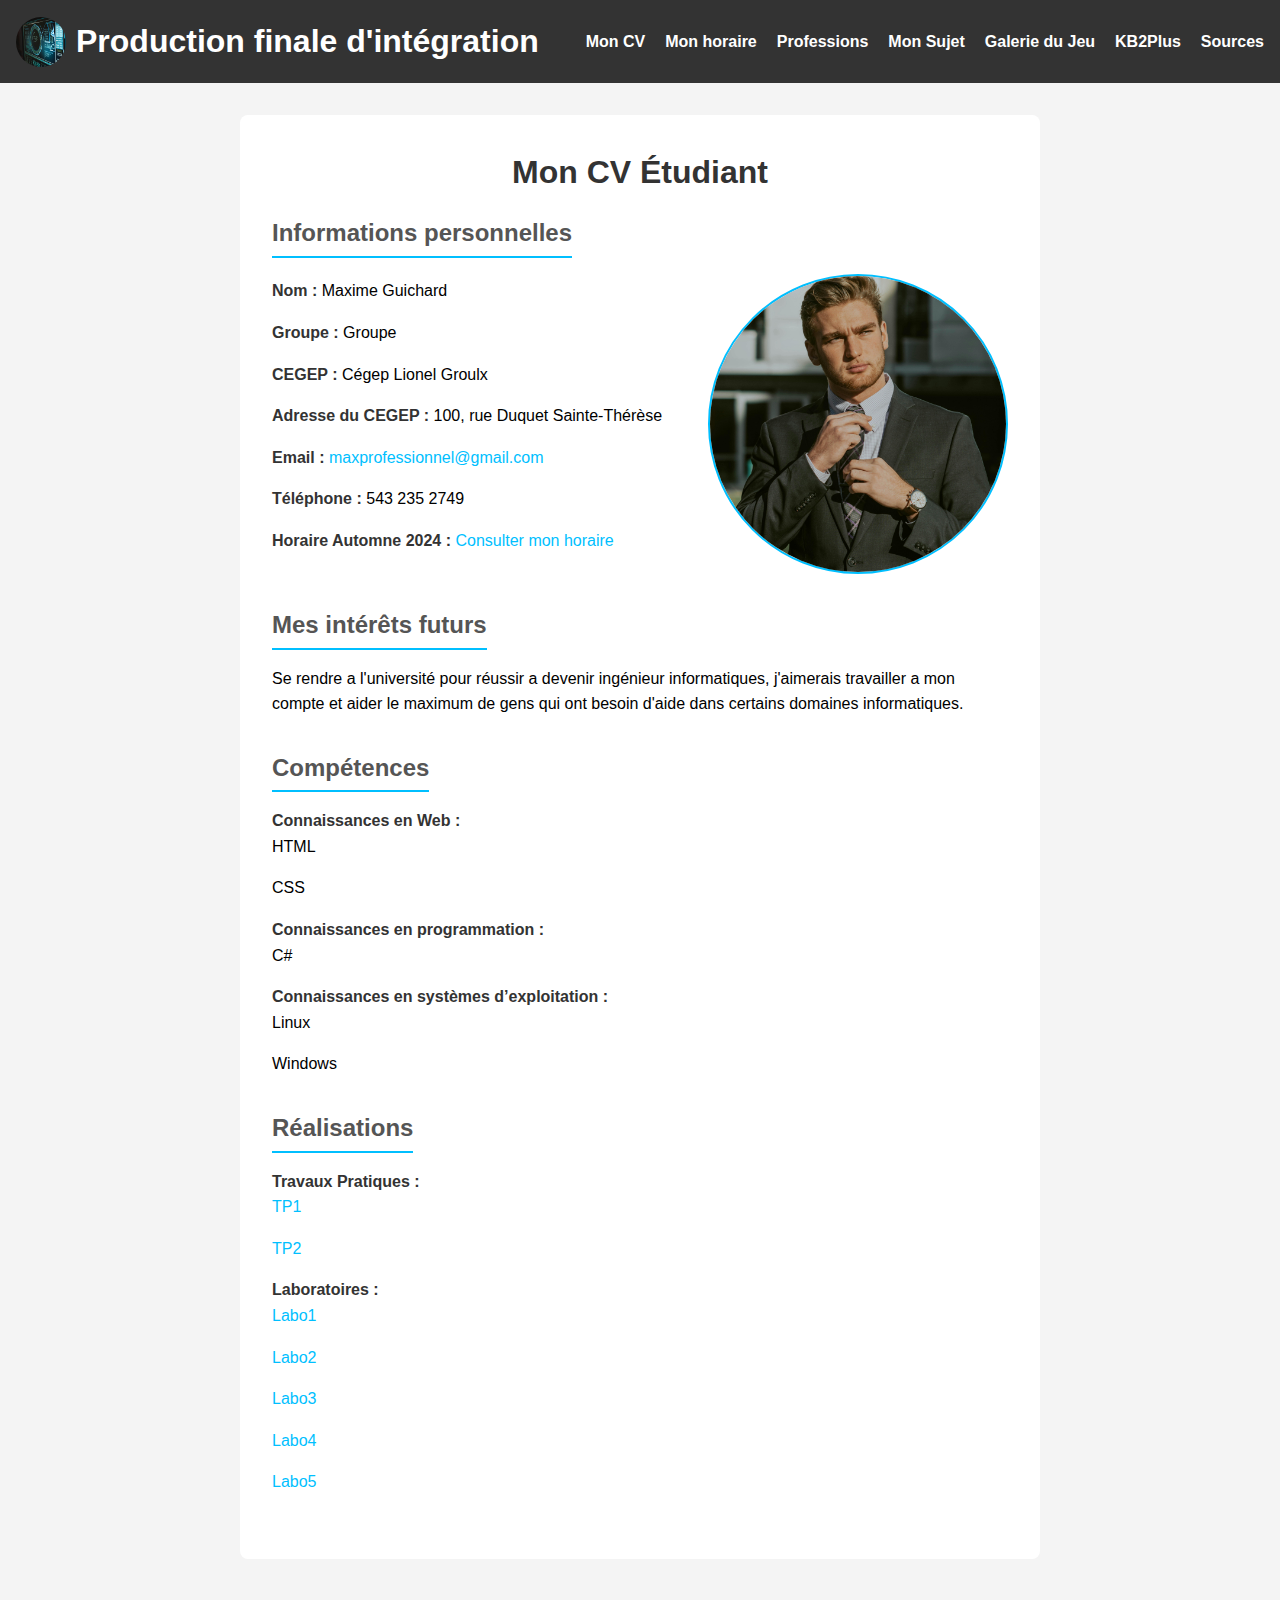
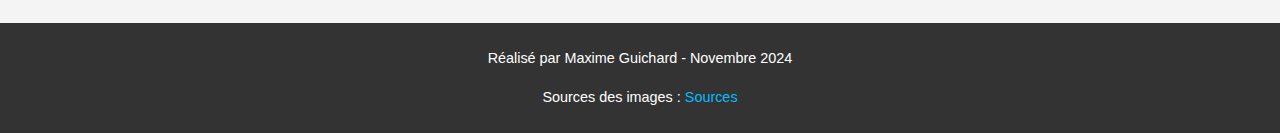
<file: index.html>
<!DOCTYPE html>
<html lang="fr">
<head>
    <meta charset="UTF-8">
    <meta name="viewport" content="width=device-width, initial-scale=1.0">
    <meta name="description" content="Page d'exemple professionnelle">
    <title>Production finale d'intégration</title>
    <link rel="stylesheet" href="css/styles.css">
</head>
<body>
    <header>
        <div class="container">
            <div class="logo-titre">
                <img src="images/logoinformatique.jpg" alt="Logo" class="logo">
                <h1>Production finale d'intégration</h1>
            </div>
            <nav>
                <ul>
                    <li><a href="index.html">Mon CV</a></li>
                    <li><a href="horaire.html">Mon horaire</a></li>
                    <li><a href="professions.html">Professions</a></li>
                    <li><a href="sujet.html">Mon Sujet</a></li>
                    <li><a href="galerie.html">Galerie du Jeu</a></li>
                    <li><a href="kb2plus.html">KB2Plus</a></li>
                    <li><a href="sources.html">Sources</a></li>
                </ul>
            </nav>
        </div>
    </header>

    <main>
        <section id="cv">
            <h2>Mon CV Étudiant</h2>
            <article>
                <h3>Informations personnelles</h3>
                <div class="info-personnelle">
                    <ul>
                        <li><b>Nom :</b> Maxime Guichard</li>
                        <li><b>Groupe :</b> Groupe </li>
                        <li><b>CEGEP :</b> Cégep Lionel Groulx</li>
                        <li><b>Adresse du CEGEP :</b> 100, rue Duquet Sainte-Thérèse </li>
                        <li><b>Email :</b> <a href="mailto:maxprofessionnel@gmail.com">maxprofessionnel@gmail.com</a></li>
                        <li><b>Téléphone :</b> 543 235 2749</li>
                        <li><b>Horaire Automne 2024 :</b> <a href="horaire.html" target="_self">Consulter mon horaire</a></li>
                    </ul>
                    <img src="images/imagecv.jpg" alt="Photo de profil" class="photo-profil">
                </div>
            </article>

            <article id="interets">
                <h3>Mes intérêts futurs</h3>
                <p>
                   Se rendre a l'université pour réussir a devenir ingénieur informatiques, j'aimerais travailler a mon compte et aider le maximum de gens qui ont besoin d'aide dans certains domaines informatiques.
                </p>
            </article>

            <article>
                <h3>Compétences</h3>
                <ul>
                    <li>
                        <ul>
                            <li>
                                <b>Connaissances en Web :</b>
                                <ul>
                                    <li>HTML</li>
                                    <li>CSS</li>
                                </ul>
                            </li>
                            <li>
                                <b>Connaissances en programmation :</b>
                                <ul>
                                    <li>C#</li>
                                </ul>
                            </li>
                            <li>
                                <b>Connaissances en systèmes d’exploitation :</b>
                                <ul>
                                    <li>Linux</li>
                                    <li>Windows</li>
                                </ul>
                            </li>
                        </ul>
                    </li>
                </ul>
            </article>

            <article>
                <h3>Réalisations</h3>
                <ul>
                    <li>
                        <b>Travaux Pratiques :</b>
                        <ul>
                            <li><a href="https://trosfros.github.io/tp1/" target="_blank">TP1</a></li>
                            <li><a href="https://trosfros.github.io/tp2/" target="_blank">TP2</a></li>
                        </ul>
                    </li>
                    <li>
                        <b>Laboratoires :</b>
                        <ul>
                            <li><a href="https://trosfros.github.io/Mon-premier-sit-git-6-septembre/" target="_blank">Labo1</a></li>
                            <li><a href="https://trosfros.github.io/labo2/" target="_blank">Labo2</a></li>
                            <li><a href="https://trosfros.github.io/labo3/" target="_blank">Labo3</a></li>
                            <li><a href="https://trosfros.github.io/labo4/" target="_blank">Labo4</a></li>
                            <li><a href="https://trosfros.github.io/labo5/" target="_blank">Labo5</a></li>
                        </ul>
                    </li>
                </ul>
            </article>
        </section>
    </main>

    <footer>
        <div class="footer-content">
            <p>Réalisé par Maxime Guichard - Novembre 2024</p>
            <p>Sources des images : <a href="sources.html" target="_self">Sources</a></p>
        </div>
    </footer>
</body>
</html>
</file>
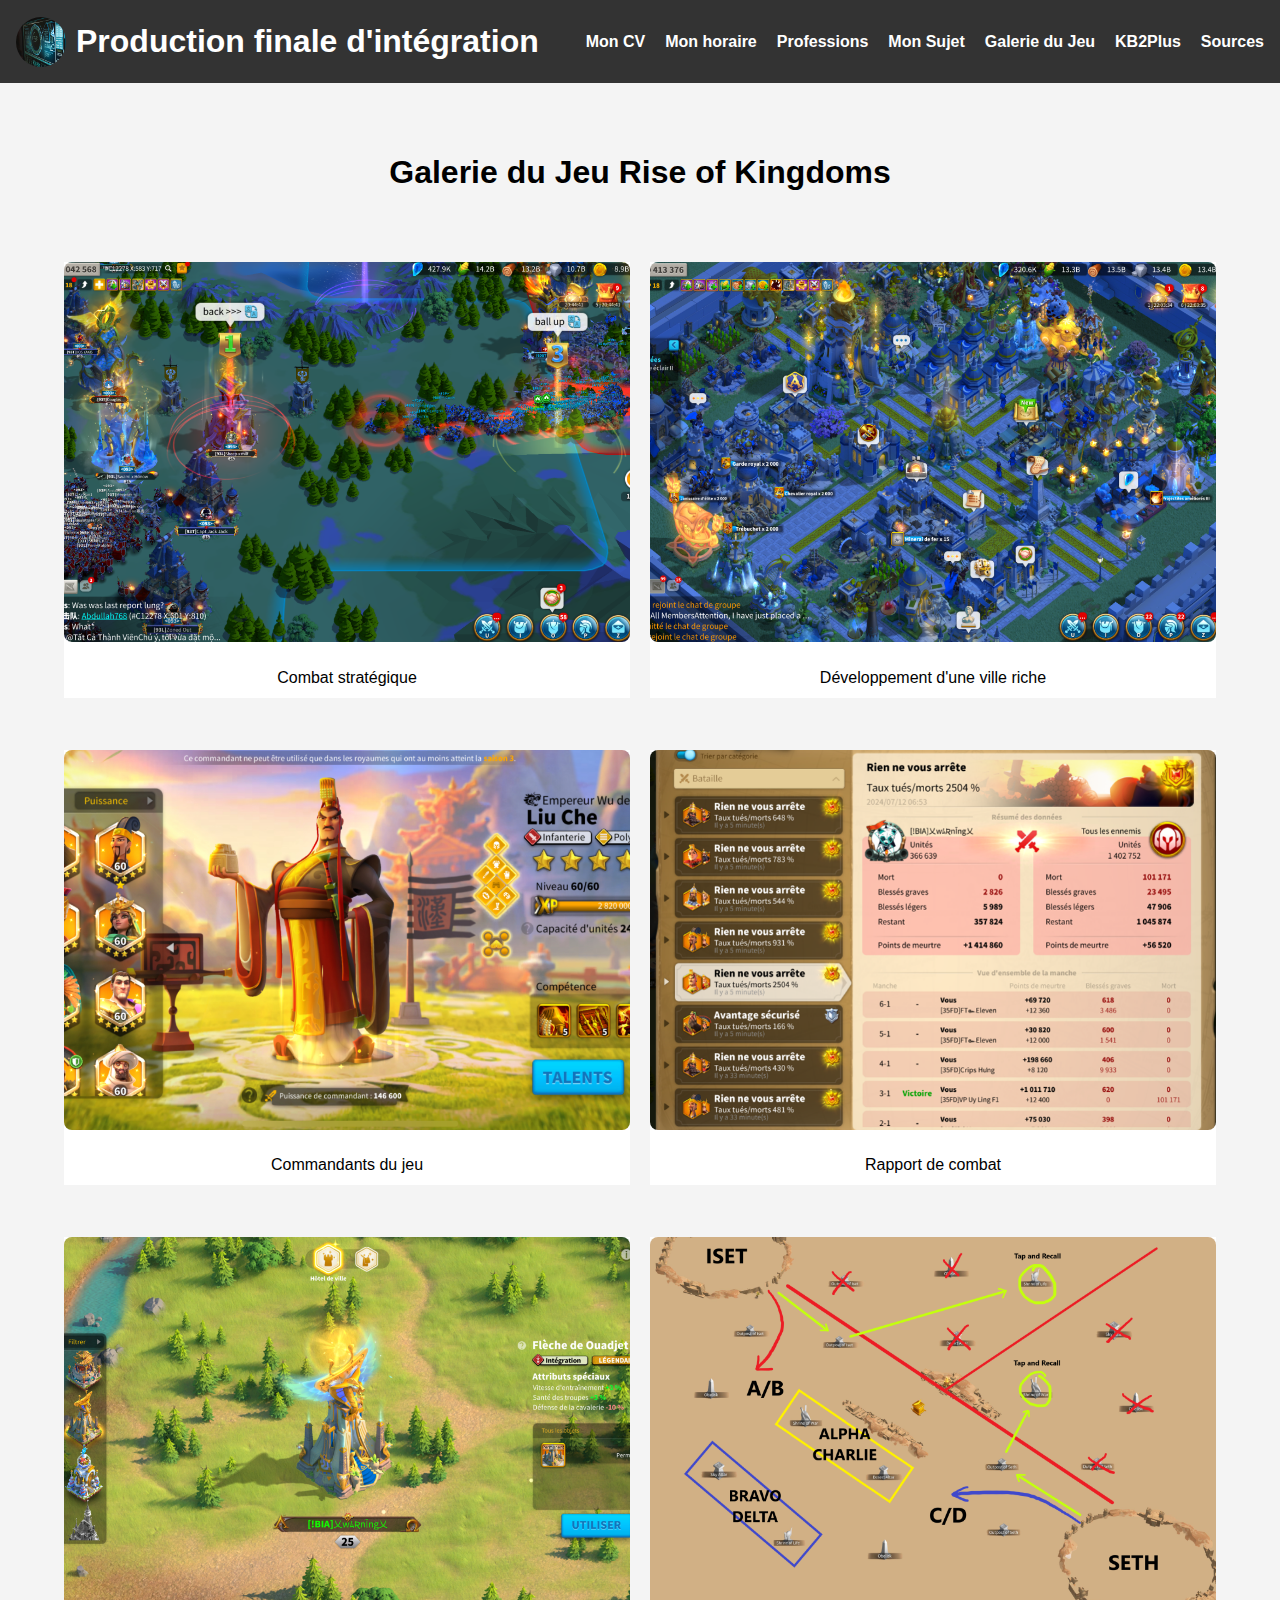
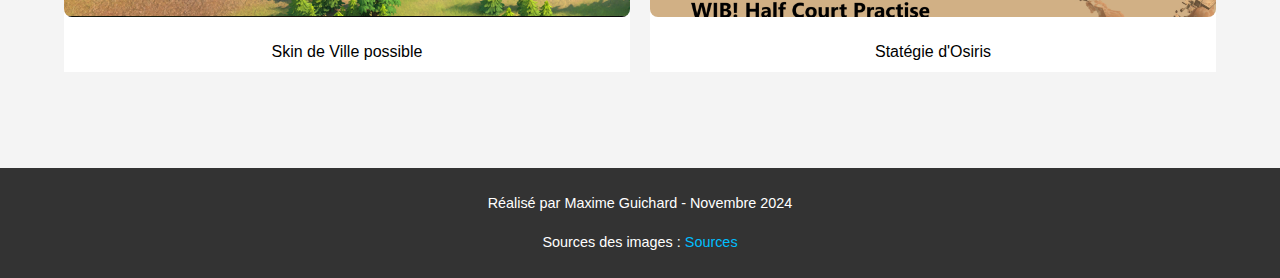
<file: galerie.html>
<!DOCTYPE html>
<html lang="fr">
<head>
    <meta charset="UTF-8">
    <meta name="viewport" content="width=device-width, initial-scale=1.0">
    <meta name="description" content="Page d'exemple professionnelle">
    <title>Production finale d'intégration</title>
    <link rel="stylesheet" href="css/styles.css">
</head>
<body>
    <header>
        <div class="container">
            <div class="logo-titre">
                <img src="images/logoinformatique.jpg" alt="Logo prog" class="logo">
                <h1>Production finale d'intégration</h1>
            </div>
            <nav>
                <ul>
                    <li><a href="index.html">Mon CV</a></li>
                    <li><a href="horaire.html">Mon horaire</a></li>
                    <li><a href="professions.html">Professions</a></li>
                    <li><a href="sujet.html">Mon Sujet</a></li>
                    <li><a href="galerie.html">Galerie du Jeu</a></li>
                    <li><a href="kb2plus.html">KB2Plus</a></li>
                    <li><a href="sources.html">Sources</a></li>
                </ul>
            </nav>
        </div>
    </header>

    <main>
        <section class="galerie">
            <h2 class="titre-galerie">Galerie du Jeu Rise of Kingdoms</h2>
            <div class="grille-images">
                <figure class="image-item">
                    <img src="images/combatrok.png" alt="Exemple de combat dans le jeu" class="image">
                    <figcaption>Combat stratégique</figcaption>
                </figure>
                <figure class="image-item">
                    <img src="images/exempleville.png" alt="La ville du compte" class="image">
                    <figcaption>Développement d'une ville riche</figcaption>
                </figure>
                <figure class="image-item">
                    <img src="images/commandants.png" alt="Commandant du jeu" class="image">
                    <figcaption>Commandants du jeu</figcaption>
                </figure>
                <figure class="image-item">
                    <img src="images/rapports.png" alt="Rapport des comabats du jeu" class="image">
                    <figcaption>Rapport de combat</figcaption>
                </figure>
                <figure class="image-item">
                    <img src="images/villerok.png" alt="Image ville du jeu" class="image">
                    <figcaption>Skin de Ville possible</figcaption>
                </figure>
                <figure class="image-item">
                    <img src="images/pratiqueosiris.png" alt="Image pratique Osiris" class="image">
                    <figcaption>Statégie d'Osiris</figcaption>
                </figure>
            </div>
        </section>
    </main>
    
    <footer>
        <div class="footer-content">
            <p>Réalisé par Maxime Guichard - Novembre 2024</p>
            <p>Sources des images : <a href="sources.html" target="_self">Sources</a></p>
        </div>
    </footer>
</body>
</html>
</file>
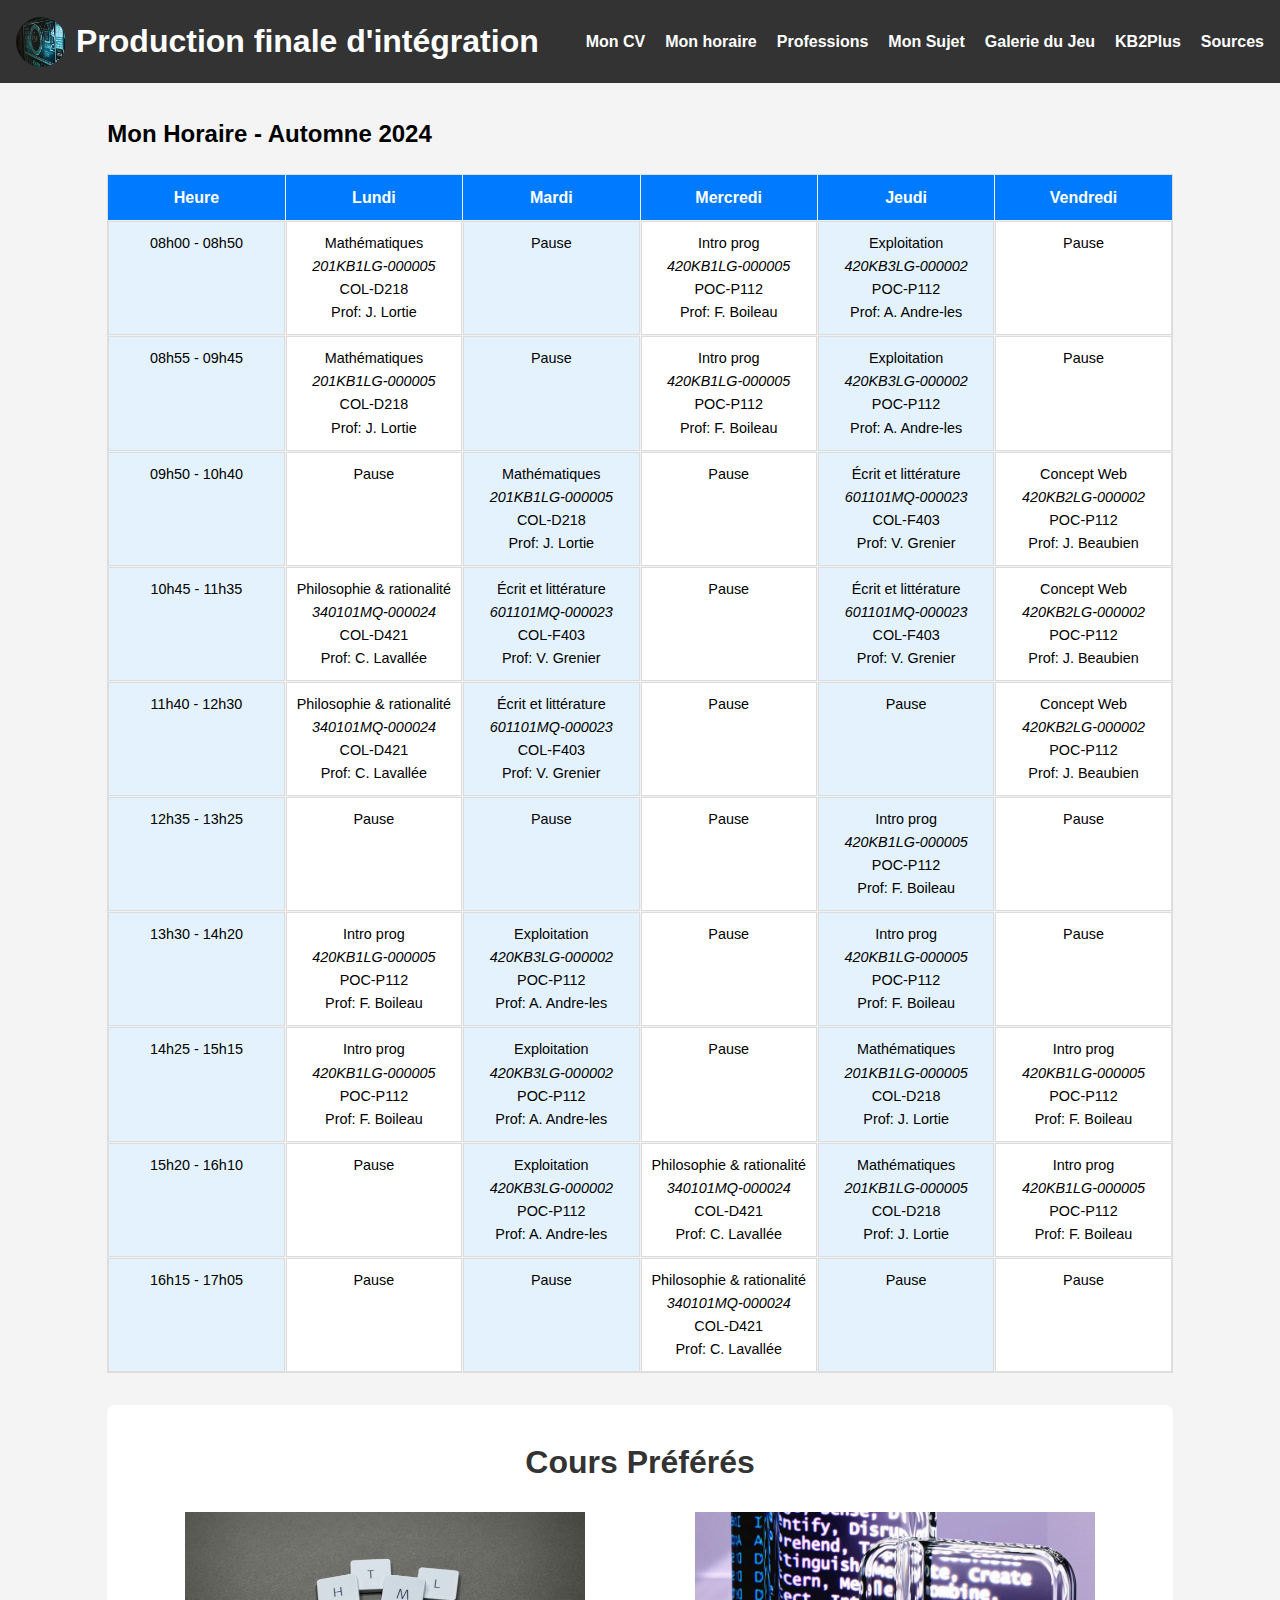
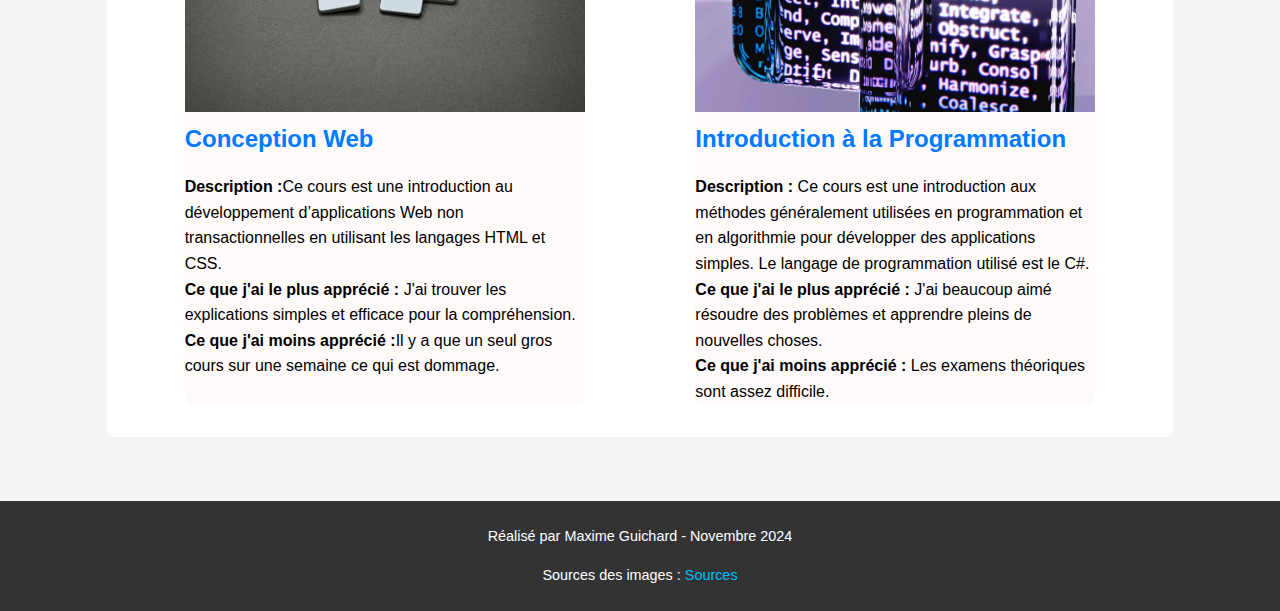
<file: horaire.html>
<!DOCTYPE html>
<html lang="fr">
<head>
    <meta charset="UTF-8">
    <meta name="viewport" content="width=device-width, initial-scale=1.0">
    <meta name="description" content="Page d'exemple professionnelle">
    <title>Production finale d'intégration</title>
    <link rel="stylesheet" href="css/styles.css">
</head>
<body>
    <header>
        <div class="container">
            <div class="logo-titre">
                <img src="images/logoinformatique.jpg" alt="Logo" class="logo">
                <h1>Production finale d'intégration</h1>
            </div>
            <nav>
                <ul>
                    <li><a href="index.html">Mon CV</a></li>
                    <li><a href="horaire.html">Mon horaire</a></li>
                    <li><a href="professions.html">Professions</a></li>
                    <li><a href="sujet.html">Mon Sujet</a></li>
                    <li><a href="galerie.html">Galerie du Jeu</a></li>
                    <li><a href="kb2plus.html">KB2Plus</a></li>
                    <li><a href="sources.html">Sources</a></li>
                </ul>
            </nav>
        </div>
    </header>


    <main>
        <!-- Section du calendrier -->
        <section id="horaire">
            <h2>Mon Horaire - Automne 2024</h2>
            <div class="horaire-grid">
                <!-- En-têtes des jours -->
                <div class="horaire-header">Heure</div>
                <div class="horaire-header">Lundi</div>
                <div class="horaire-header">Mardi</div>
                <div class="horaire-header">Mercredi</div>
                <div class="horaire-header">Jeudi</div>
                <div class="horaire-header">Vendredi</div>
    
                <!-- Plages horaires -->
                <div class="horaire-cell">08h00 - 08h50</div>
                <div class="horaire-cell">Mathématiques <br><em>201KB1LG-000005</em><br>COL-D218<br>Prof: J. Lortie</div>
                <div class="horaire-cell">Pause</div>
                <div class="horaire-cell">Intro prog <br><em>420KB1LG-000005</em><br>POC-P112<br>Prof: F. Boileau</div>
                <div class="horaire-cell">Exploitation <br><em>420KB3LG-000002</em><br>POC-P112<br>Prof: A. Andre-les</div>
                <div class="horaire-cell">Pause</div>
    
                <div class="horaire-cell">08h55 - 09h45</div>
                <div class="horaire-cell">Mathématiques <br><em>201KB1LG-000005</em><br>COL-D218<br>Prof: J. Lortie</div>
                <div class="horaire-cell">Pause</div>
                <div class="horaire-cell">Intro prog <br><em>420KB1LG-000005</em><br>POC-P112<br>Prof: F. Boileau</div>
                <div class="horaire-cell">Exploitation <br><em>420KB3LG-000002</em><br>POC-P112<br>Prof: A. Andre-les</div>
                <div class="horaire-cell">Pause</div>
    
                <div class="horaire-cell">09h50 - 10h40</div>
                <div class="horaire-cell">Pause</div>
                <div class="horaire-cell">Mathématiques <br><em>201KB1LG-000005</em><br>COL-D218<br>Prof: J. Lortie</div>
                <div class="horaire-cell">Pause</div>
                <div class="horaire-cell">Écrit et littérature <br><em>601101MQ-000023</em><br>COL-F403<br>Prof: V. Grenier</div>
                <div class="horaire-cell">Concept Web <br><em>420KB2LG-000002</em><br>POC-P112<br>Prof: J. Beaubien</div>
    
                <div class="horaire-cell">10h45 - 11h35</div>
                <div class="horaire-cell">Philosophie & rationalité <br><em>340101MQ-000024</em><br>COL-D421<br>Prof: C. Lavallée</div>
                <div class="horaire-cell">Écrit et littérature <br><em>601101MQ-000023</em><br>COL-F403<br>Prof: V. Grenier</div>
                <div class="horaire-cell">Pause</div>
                <div class="horaire-cell">Écrit et littérature <br><em>601101MQ-000023</em><br>COL-F403<br>Prof: V. Grenier</div>
                <div class="horaire-cell">Concept Web <br><em>420KB2LG-000002</em><br>POC-P112<br>Prof: J. Beaubien</div>
    
                <div class="horaire-cell">11h40 - 12h30</div>
                <div class="horaire-cell">Philosophie & rationalité <br><em>340101MQ-000024</em><br>COL-D421<br>Prof: C. Lavallée</div>
                <div class="horaire-cell">Écrit et littérature <br><em>601101MQ-000023</em><br>COL-F403<br>Prof: V. Grenier</div>
                <div class="horaire-cell">Pause</div>
                <div class="horaire-cell">Pause</div>
                <div class="horaire-cell">Concept Web <br><em>420KB2LG-000002</em><br>POC-P112<br>Prof: J. Beaubien</div>
    
                <div class="horaire-cell">12h35 - 13h25</div>
                <div class="horaire-cell">Pause</div>
                <div class="horaire-cell">Pause</div>
                <div class="horaire-cell">Pause</div>
                <div class="horaire-cell">Intro prog <br><em>420KB1LG-000005</em><br>POC-P112<br>Prof: F. Boileau</div>
                <div class="horaire-cell">Pause</div>
    
                <div class="horaire-cell">13h30 - 14h20</div>
                <div class="horaire-cell">Intro prog <br><em>420KB1LG-000005</em><br>POC-P112<br>Prof: F. Boileau</div>
                <div class="horaire-cell">Exploitation <br><em>420KB3LG-000002</em><br>POC-P112<br>Prof: A. Andre-les</div>
                <div class="horaire-cell">Pause</div>
                <div class="horaire-cell">Intro prog <br><em>420KB1LG-000005</em><br>POC-P112<br>Prof: F. Boileau</div>
                <div class="horaire-cell">Pause</div>
    
                <div class="horaire-cell">14h25 - 15h15</div>
                <div class="horaire-cell">Intro prog <br><em>420KB1LG-000005</em><br>POC-P112<br>Prof: F. Boileau</div>
                <div class="horaire-cell">Exploitation <br><em>420KB3LG-000002</em><br>POC-P112<br>Prof: A. Andre-les</div>
                <div class="horaire-cell">Pause</div>
                <div class="horaire-cell">Mathématiques <br><em>201KB1LG-000005</em><br>COL-D218<br>Prof: J. Lortie</div>
                <div class="horaire-cell">Intro prog <br><em>420KB1LG-000005</em><br>POC-P112<br>Prof: F. Boileau</div>
    
                <div class="horaire-cell">15h20 - 16h10</div>
                <div class="horaire-cell">Pause</div>
                <div class="horaire-cell">Exploitation <br><em>420KB3LG-000002</em><br>POC-P112<br>Prof: A. Andre-les</div>
                <div class="horaire-cell">Philosophie & rationalité <br><em>340101MQ-000024</em><br>COL-D421<br>Prof: C. Lavallée</div>
                <div class="horaire-cell">Mathématiques <br><em>201KB1LG-000005</em><br>COL-D218<br>Prof: J. Lortie</div>
                <div class="horaire-cell">Intro prog <br><em>420KB1LG-000005</em><br>POC-P112<br>Prof: F. Boileau</div>
    
                <div class="horaire-cell">16h15 - 17h05</div>
                <div class="horaire-cell">Pause</div>
                <div class="horaire-cell">Pause</div>
                <div class="horaire-cell">Philosophie & rationalité <br><em>340101MQ-000024</em><br>COL-D421<br>Prof: C. Lavallée</div>
                <div class="horaire-cell">Pause</div>
                <div class="horaire-cell">Pause</div>
            </div>

        <section id="cours-preferes">
            <h2>Cours Préférés</h2>
            <div class="cours-container">
                <!-- Cours 1 -->
                <article class="cours">
                    <img src="images/htmlimage.jpg" alt="Image clavier html">
                    <div class="cours-details">
                        <h3>Conception Web</h3>
                        <p><b>Description :</b>Ce cours est une introduction au développement d’applications Web non transactionnelles en utilisant les langages HTML et CSS.</p>
                        <p><b>Ce que j'ai le plus apprécié :</b> J'ai trouver les explications simples et efficace pour la compréhension.</p>
                        <p><b>Ce que j'ai moins apprécié :</b>Il y a que un seul gros cours sur une semaine ce qui est dommage.</p>
                    </div>
                </article>
    
                <!-- Cours 2 -->
                <article class="cours">
                    <img src="images/progimage.jpg" alt="Image de programmation">
                    <div class="cours-details">
                        <h3>Introduction à la Programmation</h3>
                        <p><b>Description :</b> Ce cours est une introduction aux méthodes généralement utilisées en programmation  et en algorithmie pour développer des applications simples. Le langage de programmation utilisé est le C#.</p>
                        <p><b>Ce que j'ai le plus apprécié :</b> J'ai beaucoup aimé résoudre des problèmes et apprendre pleins de nouvelles choses.</p>
                        <p><b>Ce que j'ai moins apprécié :</b> Les examens théoriques sont assez difficile.</p>
                    </div>
                </article>
            </div>
        </section>
        </section>
    </main>
    
    <footer>
        <div class="footer-content">
            <p>Réalisé par Maxime Guichard - Novembre 2024</p>
            <p>Sources des images : <a href="sources.html" target="_self">Sources</a></p>
        </div>
    </footer>
</body>
</html>
</file>
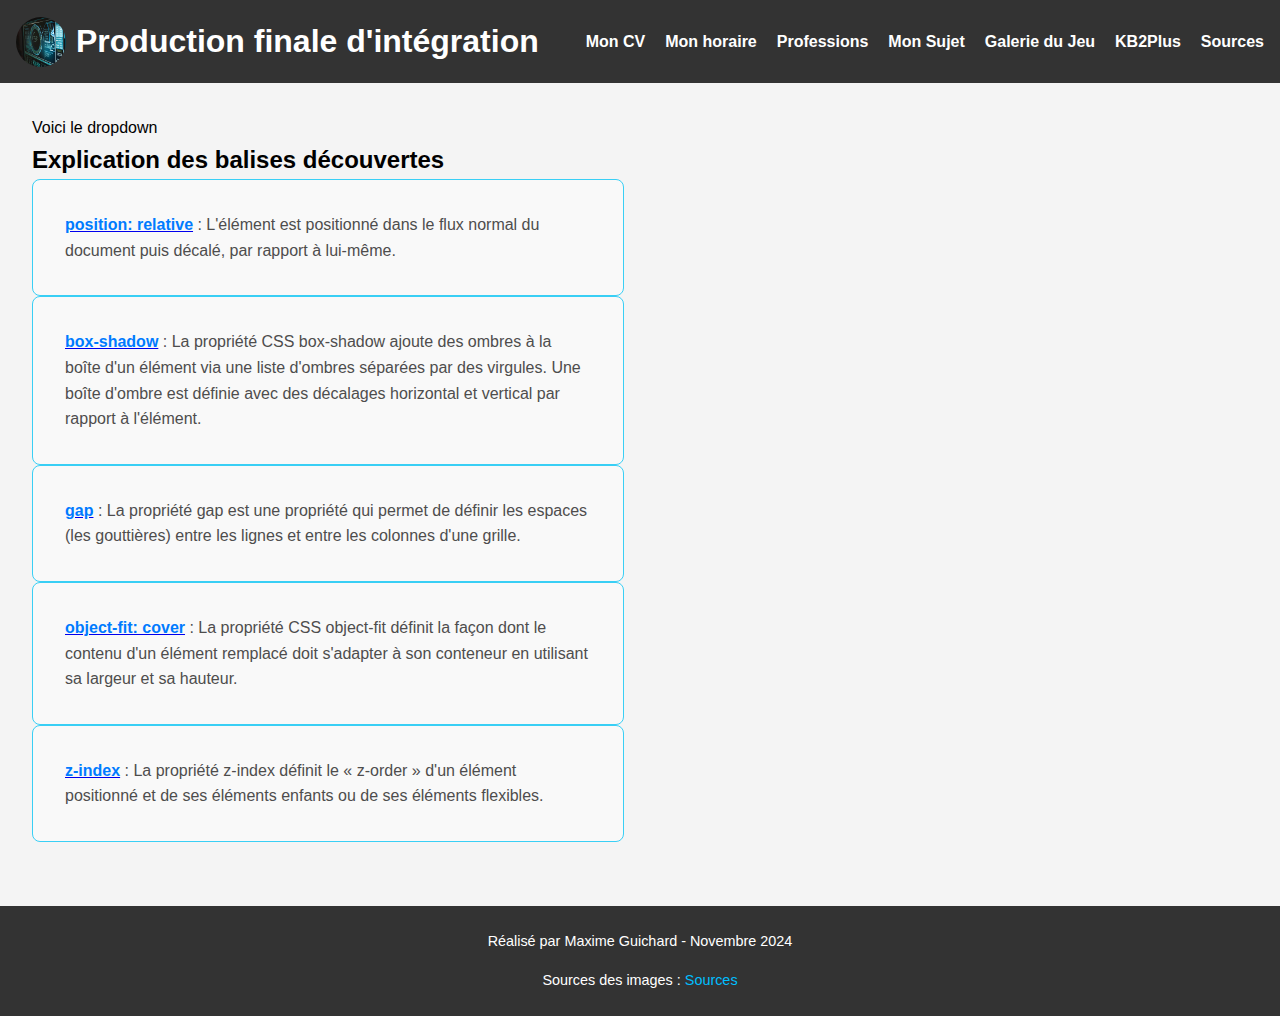
<file: kb2plus.html>
<!DOCTYPE html>
<html lang="fr">
<head>
    <meta charset="UTF-8">
    <meta name="viewport" content="width=device-width, initial-scale=1.0">
    <title>KB2Plus - Menu déroulant</title>
    <link rel="stylesheet" href="css/styles.css">
</head>
<body>
    <header>
        <div class="container">
            <div class="logo-titre">
                <img src="images/logoinformatique.jpg" alt="Logo" class="logo">
                <h1>Production finale d'intégration</h1>
            </div>
            <nav>
                <ul>
                    <li><a href="index.html">Mon CV</a></li>
                    <li><a href="horaire.html">Mon horaire</a></li>
                    <li><a href="professions.html">Professions</a></li>
                    <li><a href="sujet.html">Mon Sujet</a></li>
                    <li><a href="galerie.html">Galerie du Jeu</a></li>
                    <li><a href="kb2plus.html">KB2Plus</a></li>
                    <li><a href="sources.html">Sources</a></li>
                </ul>
            </nav>
        </div>
    </header>

    <main>
        <section class="dropdown-section">
            <div class="dropdown">
                <span>Voici le dropdown</span>
                <div class="dropdown-content">
                    <p>Ceci est l'exemple.</p>
                </div>
            </div>
            <h2>Explication des balises découvertes</h2>
            <div class="liste-explications">
                <ul>
                    <li>
                        <a href="https://developer.mozilla.org/fr/docs/Web/CSS/position" target="_blank"><b>position: relative</b></a> : 
                        L'élément est positionné dans le flux normal du document puis décalé, par rapport à lui-même.
                    </li>
                    <li>
                        <a href="https://developer.mozilla.org/fr/docs/Web/CSS/box-shadow" target="_blank"><b>box-shadow</b></a> : 
                        La propriété CSS box-shadow ajoute des ombres à la boîte d'un élément via une liste d'ombres séparées par des virgules. Une boîte d'ombre est définie avec des décalages horizontal et vertical par rapport à l'élément.
                    </li>
                    <li>
                        <a href="https://developer.mozilla.org/fr/docs/Web/CSS/gap" target="_blank"><b>gap</b></a> : 
                        La propriété gap est une propriété qui permet de définir les espaces (les gouttières) entre les lignes et entre les colonnes d'une grille.
                    </li>
                    <li>
                        <a href="https://developer.mozilla.org/fr/docs/Web/CSS/object-fit" target="_blank"><b>object-fit: cover</b></a> : 
                        La propriété CSS object-fit définit la façon dont le contenu d'un élément remplacé doit s'adapter à son conteneur en utilisant sa largeur et sa hauteur.
                    </li>
                    <li>
                        <a href="https://developer.mozilla.org/fr/docs/Web/CSS/z-index" target="_blank"><b>z-index</b></a> : 
                        La propriété z-index définit le « z-order » d'un élément positionné et de ses éléments enfants ou de ses éléments flexibles.
                    </li>
                </ul>
            </div>
        </section>
    </main>
    
    <footer>
        <div class="footer-content">
            <p>Réalisé par Maxime Guichard - Novembre 2024</p>
            <p>Sources des images : <a href="sources.html" target="_self">Sources</a></p>
        </div>
    </footer>
</body>
</html>
</file>
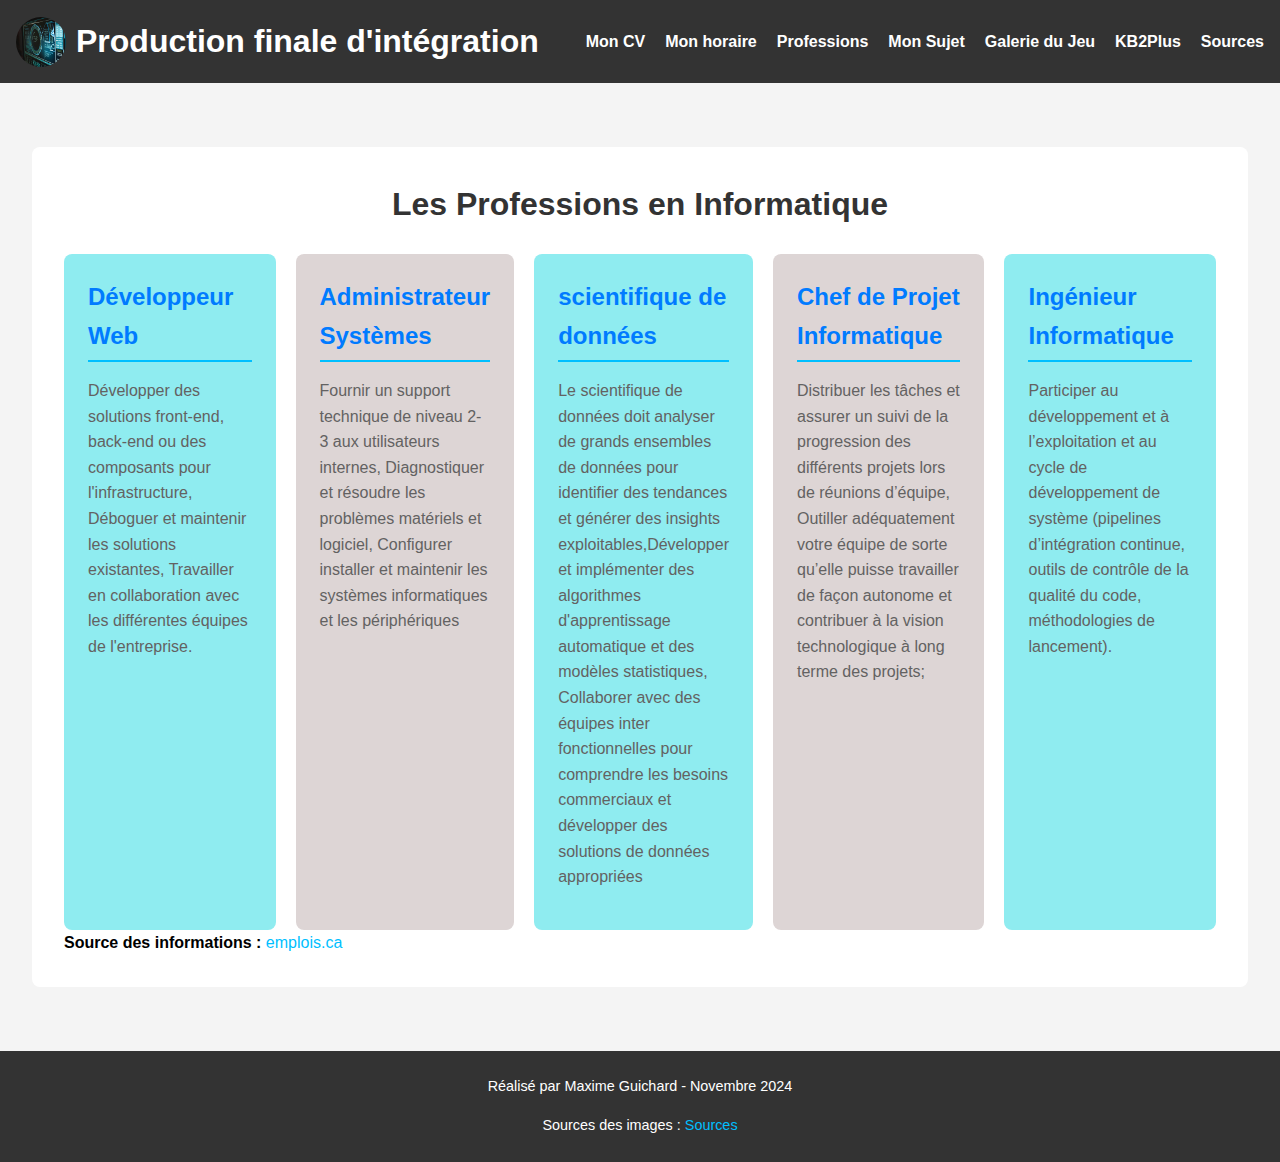
<file: professions.html>
<!DOCTYPE html>
<html lang="fr">
<head>
    <meta charset="UTF-8">
    <meta name="viewport" content="width=device-width, initial-scale=1.0">
    <meta name="description" content="Page d'exemple professionnelle">
    <title>Production finale d'intégration</title>
    <link rel="stylesheet" href="css/styles.css">
</head>
<body>
    <header>
        <div class="container">
            <div class="logo-titre">
                <img src="images/logoinformatique.jpg" alt="Logo" class="logo">
                <h1>Production finale d'intégration</h1>
            </div>
            <nav>
                <ul>
                    <li><a href="index.html">Mon CV</a></li>
                    <li><a href="horaire.html">Mon horaire</a></li>
                    <li><a href="professions.html">Professions</a></li>
                    <li><a href="sujet.html">Mon Sujet</a></li>
                    <li><a href="galerie.html">Galerie du Jeu</a></li>
                    <li><a href="kb2plus.html">KB2Plus</a></li>
                    <li><a href="sources.html">Sources</a></li>
                </ul>
            </nav>
        </div>
    </header>

        <main>
            <section id="professions">
                <h2>Les Professions en Informatique</h2>
                <div class="professions-grid">
                    <div class="profession">
                        <h3>Développeur Web</h3>
                        <p>Développer des solutions front-end, back-end ou des composants pour l'infrastructure, Déboguer et maintenir les solutions existantes, Travailler en collaboration avec les différentes équipes de l'entreprise.</p>
                    </div>
                    <div class="profession">
                        <h3>Administrateur Systèmes</h3>
                        <p>Fournir un support technique de niveau 2-3 aux utilisateurs internes, Diagnostiquer et résoudre les problèmes matériels et logiciel, Configurer installer et maintenir les systèmes informatiques et les périphériques</p>
                    </div>
                    <div class="profession">
                        <h3>scientifique de données</h3>
                        <p>Le scientifique de données doit analyser de grands ensembles de données pour identifier des tendances et générer des insights exploitables,Développer et implémenter des algorithmes d'apprentissage automatique et des modèles statistiques, Collaborer avec des équipes inter fonctionnelles pour comprendre les besoins commerciaux et développer des solutions de données appropriées</p>
                    </div>
                    <div class="profession">
                        <h3>Chef de Projet Informatique</h3>
                        <p>Distribuer les tâches et assurer un suivi de la progression des différents projets lors de réunions d’équipe, Outiller adéquatement votre équipe de sorte qu’elle puisse travailler de façon autonome et contribuer à la vision technologique à long terme des projets;</p>
                    </div>
                    <div class="profession">
                        <h3>Ingénieur Informatique</h3>
                        <p>Participer au développement et à l’exploitation et au cycle de développement de système (pipelines d’intégration continue, outils de contrôle de la qualité du code, méthodologies de lancement).</p>
                    </div>
                </div>
                <p><b>Source des informations :</b> <a href="https://emplois.ca.indeed.com/?from=gnav-jobsearch--indeedmobile" target="_blank">emplois.ca</a></p>
            </section>
        </main>

    <footer>
        <div class="footer-content">
            <p>Réalisé par Maxime Guichard - Novembre 2024</p>
            <p>Sources des images : <a href="sources.html" target="_self">Sources</a></p>
        </div>
    </footer>
</body>
</html>
</file>
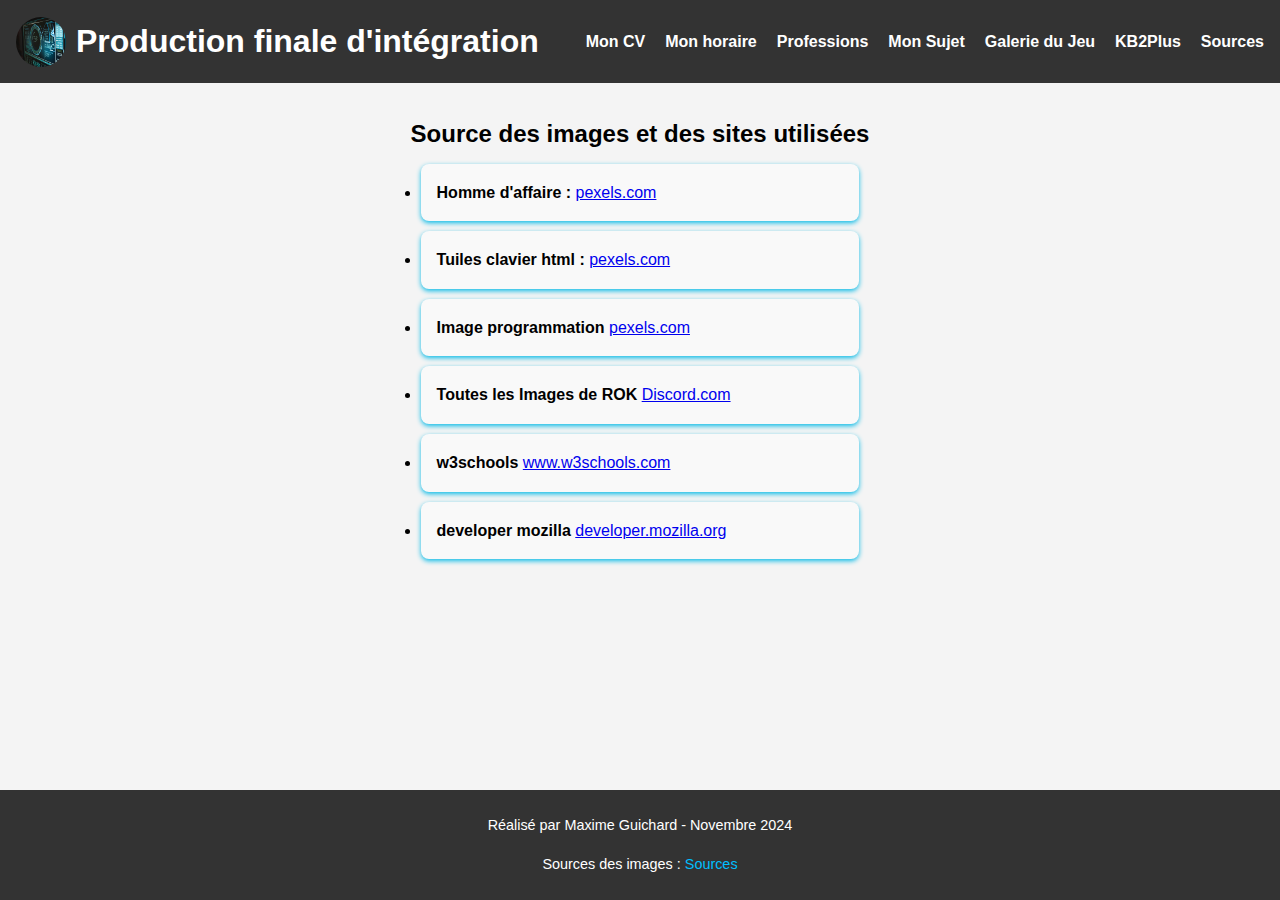
<file: sources.html>
<!DOCTYPE html>
<html lang="fr">
<head>
    <meta charset="UTF-8">
    <meta name="viewport" content="width=device-width, initial-scale=1.0">
    <meta name="description" content="Page d'exemple professionnelle">
    <title>Production finale d'intégration</title>
    <link rel="stylesheet" href="css/styles.css">
</head>
<body>
    <header>
        <div class="container">
            <div class="logo-titre">
                <img src="images/logoinformatique.jpg" alt="Logo" class="logo">
                <h1>Production finale d'intégration</h1>
            </div>
            <nav>
                <ul>
                    <li><a href="index.html">Mon CV</a></li>
                    <li><a href="horaire.html">Mon horaire</a></li>
                    <li><a href="professions.html">Professions</a></li>
                    <li><a href="sujet.html">Mon Sujet</a></li>
                    <li><a href="galerie.html">Galerie du Jeu</a></li>
                    <li><a href="kb2plus.html">KB2Plus</a></li>
                    <li><a href="sources.html">Sources</a></li>
                </ul>
            </nav>
        </div>
    </header>

    <main>
        <section>
            <h2>Source des images et des sites utilisées</h2>
            <ul class="sources-list">
                <li>
                    <b>Homme d'affaire :</b> <a href="https://www.pexels.com/fr-fr/photo/elegant-jeune-homme-d-affaires-barbu-en-costume-et-cravate-au-centre-ville-4195342/" target="_blank">pexels.com</a>
                </li>
                <li>
                    <b>Tuiles clavier html :</b> <a href="https://www.pexels.com/fr-fr/photo/tuiles-de-quatre-lettres-1591061/" target="_blank">pexels.com</a>
                </li>
                <li>
                    <b>Image programmation</b> <a href="https://www.pexels.com/fr-fr/photo/abstrait-technologie-rechercher-numerique-18069696/" target="_blank">pexels.com</a>
                </li>
                <li>
                    <b>Toutes les Images de ROK</b> <a href="https://discord.gg/YgjqczaD" target="_blank">Discord.com</a>
                </li>
                <li>
                    <b>w3schools</b> <a href="https://www.w3schools.com" target="_blank">www.w3schools.com</a>
                </li>
                <li>
                    <b>developer mozilla</b> <a href="https://developer.mozilla.org/fr/docs/Web/CSS" target="_blank">developer.mozilla.org</a>
                </li>
            </ul>
        </section>
    </main>

    <footer>
        <div class="footer-content">
            <p>Réalisé par Maxime Guichard - Novembre 2024</p>
            <p>Sources des images : <a href="sources.html" target="_self">Sources</a></p>
        </div>
    </footer>
</body>
</html>
</file>
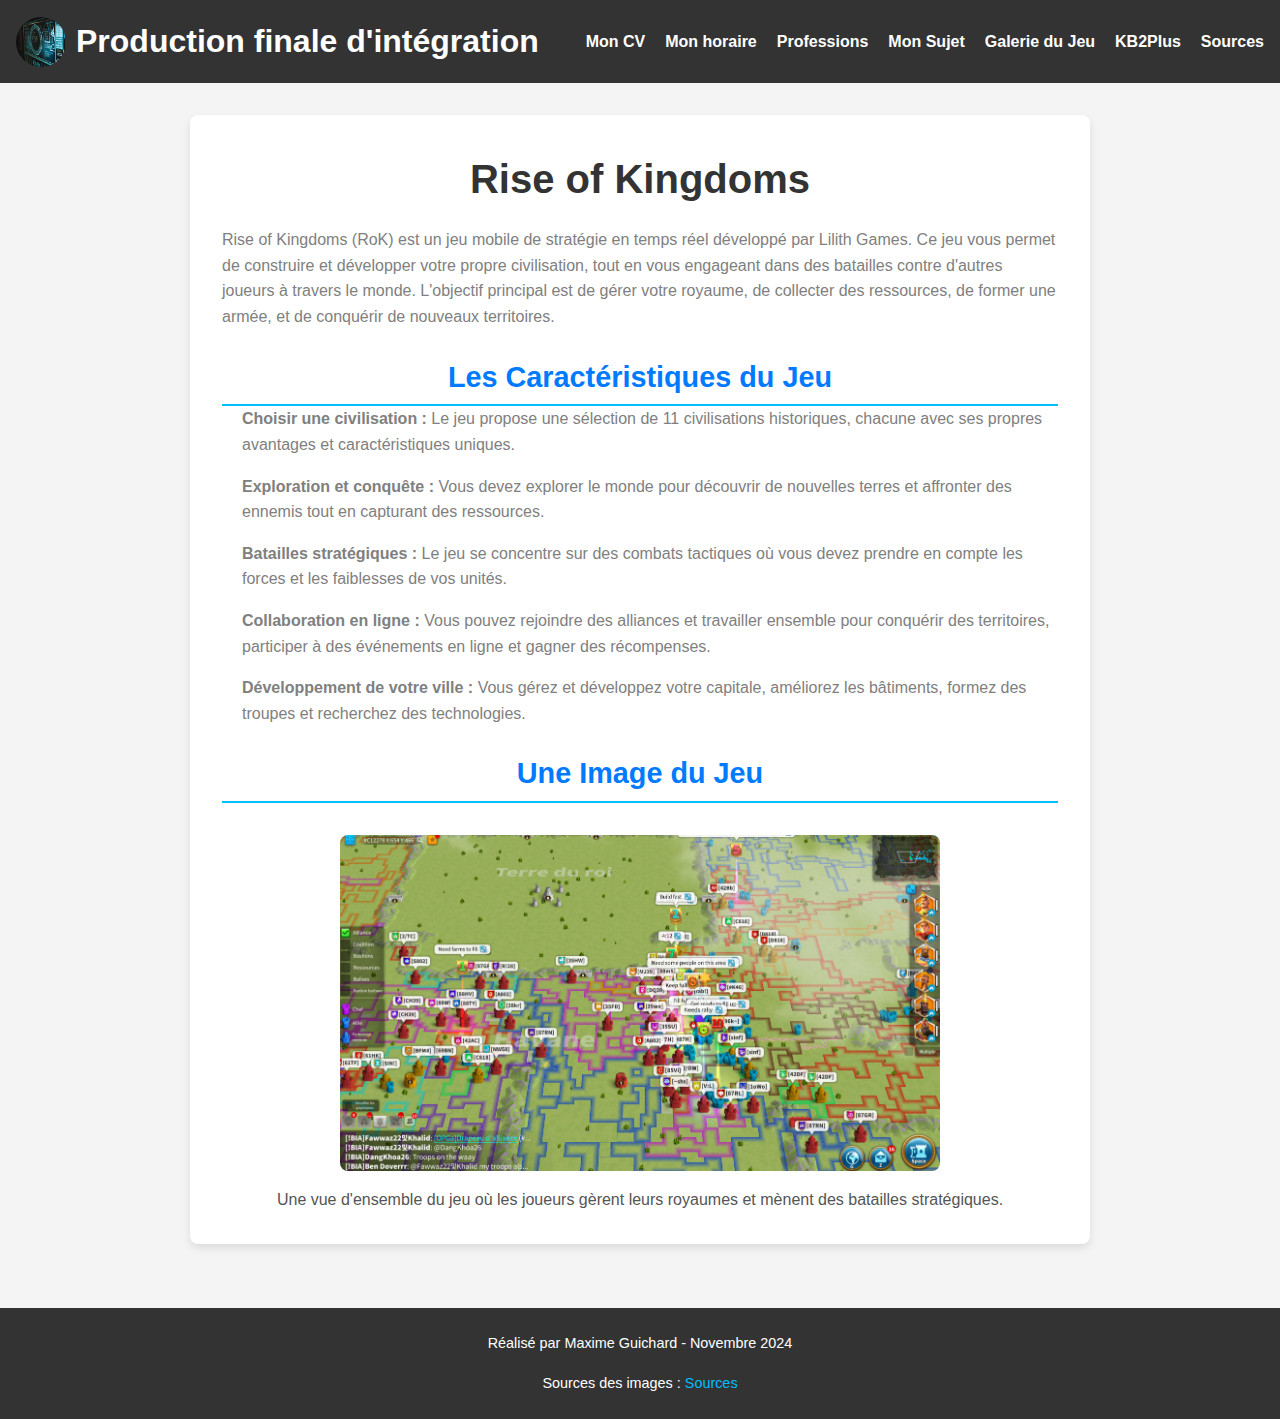
<file: sujet.html>
<!DOCTYPE html>
<html lang="fr">
<head>
    <meta charset="UTF-8">
    <meta name="viewport" content="width=device-width, initial-scale=1.0">
    <meta name="description" content="Page d'exemple professionnelle">
    <title>Production finale d'intégration</title>
    <link rel="stylesheet" href="css/styles.css">
</head>
<body>
    <header>
        <div class="container">
            <div class="logo-titre">
                <img src="images/logoinformatique.jpg" alt="Logo" class="logo">
                <h1>Production finale d'intégration</h1>
            </div>
            <nav>
                <ul>
                    <li><a href="index.html">Mon CV</a></li>
                    <li><a href="horaire.html">Mon horaire</a></li>
                    <li><a href="professions.html">Professions</a></li>
                    <li><a href="sujet.html">Mon Sujet</a></li>
                    <li><a href="galerie.html">Galerie du Jeu</a></li>
                    <li><a href="kb2plus.html">KB2Plus</a></li>
                    <li><a href="sources.html">Sources</a></li>
                </ul>
            </nav>
        </div>
    </header>

    <main>
        <section id="mon-sujet">
            <h2>Rise of Kingdoms</h2>
            <p>Rise of Kingdoms (RoK) est un jeu mobile de stratégie en temps réel développé par Lilith Games. Ce jeu vous permet de construire et développer votre propre civilisation, tout en vous engageant dans des batailles contre d'autres joueurs à travers le monde. L'objectif principal est de gérer votre royaume, de collecter des ressources, de former une armée, et de conquérir de nouveaux territoires.</p>
    
            <h3>Les Caractéristiques du Jeu</h3>
            <ul>
                <li><b>Choisir une civilisation :</b> Le jeu propose une sélection de 11 civilisations historiques, chacune avec ses propres avantages et caractéristiques uniques.</li>
                <li><b>Exploration et conquête :</b> Vous devez explorer le monde pour découvrir de nouvelles terres et affronter des ennemis tout en capturant des ressources.</li>
                <li><b>Batailles stratégiques :</b> Le jeu se concentre sur des combats tactiques où vous devez prendre en compte les forces et les faiblesses de vos unités.</li>
                <li><b>Collaboration en ligne :</b> Vous pouvez rejoindre des alliances et travailler ensemble pour conquérir des territoires, participer à des événements en ligne et gagner des récompenses.</li>
                <li><b>Développement de votre ville :</b> Vous gérez et développez votre capitale, améliorez les bâtiments, formez des troupes et recherchez des technologies.</li>
            </ul>
            <h3>Une Image du Jeu</h3>
            <figure>
                <img src="images/riseimage.png" alt="Combat du jeu" class="image-sujet">
                <figcaption>Une vue d'ensemble du jeu où les joueurs gèrent leurs royaumes et mènent des batailles stratégiques.</figcaption>
            </figure>
        </section>
    </main>
    

    <footer>
        <div class="footer-content">
            <p>Réalisé par Maxime Guichard - Novembre 2024</p>
            <p>Sources des images : <a href="sources.html" target="_self">Sources</a></p>
        </div>
    </footer>
</body>
</html>
</file>
<file: css/styles.css>
* {
    margin: 0;
    padding: 0;
    box-sizing: border-box;
}

body {
    font-family: Arial, sans-serif;
    line-height: 1.6;
    background-color: #f4f4f4;
    display: grid;
    grid-template-rows: auto 1fr auto;
    min-height: 100vh;
}

/* Header */
header {
    background-color: #333;
    color: white;
    padding: 1rem;
    display: flex;
    justify-content: space-between;
    align-items: center;
}

header .container {
    display: flex;
    justify-content: space-between;
    width: 100%;
    align-items: center;
}

header .logo-titre {
    display: flex;
    align-items: center;
}

header h1 {
    font-size: 2rem; /* j'ai essayer au plus possible d'utiliser des valeurs autres que px en utilisant rem , vh , % , em */
    margin-left: 10px;
}

header img.logo {
    width: 50px;
    height: 50px;
    border-radius: 50%; 
}

header nav ul {
    list-style: none;
    display: flex;
    justify-content: flex-end; /* liens a droite */
    width: 100%;
}

header nav ul li {
    margin-left: 20px;
}

header nav ul li a {
    color: rgb(255, 255, 255);
    text-decoration: none;
    font-weight: bold;
}

header nav ul li a:hover {
    color: #00bfff;
    text-decoration: underline;
}

/* Main */
main {
    padding: 2rem;
    display: flex;
    justify-content: center;
}

/* Section CV */
#cv {
    background-color: #fff; /* contour */
    padding: 2rem;
    border-radius: 8px;
    max-width: 800px;
    width: 100%;
}

#cv h2 {
    text-align: center;
    font-size: 2rem;
    margin-bottom: 1rem;
    color: #333;
}

#cv article {
    margin-bottom: 2rem;
}

#cv article h3 {
    font-size: 1.5rem;
    color: #555;
    margin-bottom: 1rem;
    border-bottom: 2px solid #00bfff; 
    display: inline-block;
    padding-bottom: 0.2rem;
}

#cv ul {
    list-style: none; /* pas de style pour la liste */
}

#cv ul li {
    margin-bottom: 1rem;
}

#cv ul li b {
    color: #333; /* Couleur texte en gras */
}

#cv ul li p {
    margin: 0.5rem;
    color: #636262;
}

#cv ul li a {
    color: #00bfff;
    text-decoration: none;
}

#cv ul li a:hover {
    text-decoration: underline;
}

/* Informations personnelles */
.info-personnelle {
    display: flex;
    justify-content: space-between;
    align-items: center; /* centré */
}

.info-personnelle img.photo-profil {
    width: 300px;
    height: 300px;
    border-radius: 50%; 
    object-fit: cover;
    border: 2px solid #00bfff; /* ligne bleu séparation style */
}

/* Mise en forme de la grille */
.horaire-grid {
    display: grid;
    grid-template-columns: 1fr repeat(5, 1fr); /*colonne pour l'heure et cinq pour jours */
    gap: 1px;
    border: 1px solid #ddd;
    background-color: #f1f1f1;
    margin-top: 20px;
}

.horaire-header {
    background-color: #007BFF;
    color: white;
    font-weight: bold;
    padding: 10px;
    text-align: center;
}

.horaire-cell {
    background-color: white;
    padding: 10px;
    text-align: center;
    border: 1px solid #ddd;
    font-size: 0.9em;
}

/* Couleur des cellules de cours */
.horaire-cell:nth-child(odd) {
    background-color: #e3f2fd;
}

/* Section des cours préférés */
#cours-preferes {
    margin-top: 2rem;
    background-color: white;
    padding: 2rem;
    border-radius: 8px;
    text-align: center; /* centrer */
}

#cours-preferes h2 {
    font-size: 2rem;
    color: #333;
    margin-bottom: 1.5rem;
}

.cours-container {
    display: flex;
    flex-wrap: wrap;
    justify-content: space-around;
    gap: 20px;
}

.cours {
    background-color: #fffafa; 
    border-radius: 8px;
    max-width: 400px;
    text-align: left;
}

.cours img {
    width: 100%;
    height: 200px;
    object-fit: cover;
}

.cours h3 {
    font-size: 1.5rem;
    color: #007BFF;
    margin-bottom: 1rem;
}

/* Section des professions */
#professions {
    background-color: white;
    padding: 2rem;
    border-radius: 8px; /* image ronde */
    margin-top: 2rem;
}

#professions h2 {
    font-size: 2rem;
    color: #333;
    margin-bottom: 1.5rem;
    text-align: center;
}

/* Grille des professions */
.professions-grid {
    display: grid;
    grid-template-columns: 1fr 1fr 1fr 1fr 1fr; /* 5 colonnes */
    gap: 20px;
}

.profession {
    background-color: #ddd5d5;
    padding: 1.5rem;
    border-radius: 8px;
    text-align: left;
}

.profession:nth-child(odd) {
    background-color: #8fecf0; /* Zébrage des lignes impaires */
}

.profession h3 {
    font-size: 1.5rem;
    color: #007BFF;
    margin-bottom: 1rem;
    border-bottom: 2px solid #00bfff;
    display: inline-block;
    padding-bottom: 0.3rem;
}

.profession p {
    font-size: 1rem;
    color: #636262;
    margin-bottom: 1rem;
}

/* Lien source des informations */
#professions a {
    color: #00bfff;
    text-decoration: none; /* no deco */
}

#professions a:hover {
    text-decoration: underline; /* souli*/
}

/* Sujet du jeu Rise of Kingdoms */
#mon-sujet {
    background: white;
    padding: 2rem;
    border-radius: 8px;
    box-shadow: 0 4px 8px rgba(0, 0, 0, 0.1);
    max-width: 900px;
    margin: 0 auto;
}

#mon-sujet h2, #mon-sujet h3 {
    text-align: center;
    color: #333;
}

#mon-sujet h2 {
    font-size: 2.5rem;
    margin-bottom: 1rem;
}

#mon-sujet h3 {
    font-size: 1.8rem;
    color: #007BFF;
    margin-top: 1.5rem;
    border-bottom: 2px solid #00bfff;
    padding-bottom: 0.3rem;
}

#mon-sujet p, #mon-sujet li {
    font-size: 1rem;
    color: gray;
    margin-bottom: 1rem;
}

#mon-sujet ul {
    list-style: none;      
    padding-left: 20px;
}

#mon-sujet a {
    color: #00bfff;
    text-decoration: none;
}

#mon-sujet a:hover {
    text-decoration: underline;
}

/* Image du jeu */
figure {
    text-align: center;
    margin-top: 2rem;
}

figure img {
    width: 100%; /* toute l'image */
    max-width: 600px;
    border-radius: 8px; /* cont */
}

figure figcaption {
    margin-top: 0.5rem;
    font-size: 1rem;
    color: #555;
}

/* Galerie */
.galerie {
    padding: 2rem;
    text-align: center;
}

.titre-galerie {
    font-size: 2rem;
    margin-bottom: 2rem;
}

/* Grille des images */
.grille-images {
    display: grid;
    grid-template-columns: repeat(2, 1fr); /* repeat colonne*/
    gap: 20px;
}

.image-item {
    background: white;
}

.image-item img {
    width: 100%;
    height: 380px;
    object-fit: cover;
}

.image-item figcaption {
    padding: 7px;
    font-size: 1rem;
    color: black;
}

/* Style pour le menu déroulant */
.dropdown {
    position: relative;
    display: inline-block;
  }
  
  .dropdown-content {
    display: none;
    position: absolute;
    background-color: #f9f9f9;
    min-width: 160px;
    box-shadow: 0px 8px 16px 0px rgba(0,0,0,0.2); /* ombre style (new) */
    padding: 12px 16px;
    z-index: 1; /* new */
  }
  
  .dropdown:hover .dropdown-content {
    display: block;
  }
  
  /* Grille pour les explications des balises */
  .liste-explications {
    display: grid;
    grid-template-columns: repeat(2, 1fr); /* colonne 2 */
    gap: 2rem;  
  }
  
  .liste-explications ul {
    list-style: none;
  }
  
  .liste-explications li {
    background: #f9f9f9;
    padding: 2rem;
    border-radius: 8px;
    border: 1px solid #39cff5;
    font-size: 1rem;
    color: #4e4d4d;
  }
  
  .liste-explications li b {
    color: #007BFF;
  }
  
/* sources */
.sources-list li {
    background-color: #f9f9f9;
    margin: 10px;
    padding: 1rem;
    border-radius: 8px;
    box-shadow: 0 2px 5px rgb(10, 187, 231); /* ombre bleu */
}

/* Footer */
footer {
    background-color: #333;
    color: white;
    text-align: center;
    padding: 1rem;
    margin-top: 2rem;
    font-size: 0.9rem;
    position: relative; /* new */ 
}

footer a {
    color: #00bfff;
    text-decoration: none;
}

footer a:hover {
    text-decoration: underline;
}

footer .footer-content {
    display: flex;
    flex-direction: column;
    align-items: center;
}

footer p {
    margin: 0.5rem 0;
}

/* Mise en page adaptative */
@media screen and (max-width: 768px)
{
    /* Grille horaire */
        .horaire-grid {
       gap: 0.5px;
       border: 0.5px solid #ddd; 
       margin-top: 10px; 
   }
   
      .horaire-header {
       padding: 5px; 
       font-size: 0.8em; 
   }
   
       .horaire-cell {
       padding: 5px; 
       font-size: 0.8em;
      }
   
       /* Conteneur des cours */
       .cours-container {
           flex-direction: column;
           gap: 5px; 
       }
   
       .cours {
           padding: 1rem; 
       }
   
       .cours img {
           height: 150px; 
       }
   
       /* Info perso*/
       .info-personnelle {
           flex-direction: column;
           align-items: center;
           gap: 10px; 
       }
   
       .info-personnelle img.photo-profil {
           width: 150px; 
           height: 150px;
           margin-bottom: 10px; 
       }
   
       /* cv profession et cours preferes*/
       #cv, #professions, #cours-preferes {
           padding: 1rem;
           font-size: 0.9em; 
       }
   
       #cv h2, #professions h2, #mon-sujet h2 {
           font-size: 1.2rem; 
           text-align: center; 
       }
   
       /* Grille professions  */
       .professions-grid {
           grid-template-columns: 1fr; 
           gap: 10px; 
       }
   
       .profession {
           padding: 0.8rem;
           font-size: 0.9em;
           text-align: center;
           background-color: #f9f9f9;
           border: 1px solid #ddd;
           border-radius: 5px;
       }
   
       .profession h3 {
           font-size: 1rem;
           margin-bottom: 0.5rem;
           color: #007BFF;
       }
   
       .profession p {
           font-size: 0.85em;
           line-height: 1.4;
       }
   
       /* Menu et navigation */
       header {
           flex-direction: column;
           text-align: center;
       }
   
       header nav ul {
           flex-direction: column;
           gap: 5px;
       }
   
       /* Galerie d'images */
       .grille-images {
           grid-template-columns: 1fr; 
           gap: 10px; 
       }
   
       .image-item img {
           height: auto; 
           width: 100%; 
       }
   }
</file>
